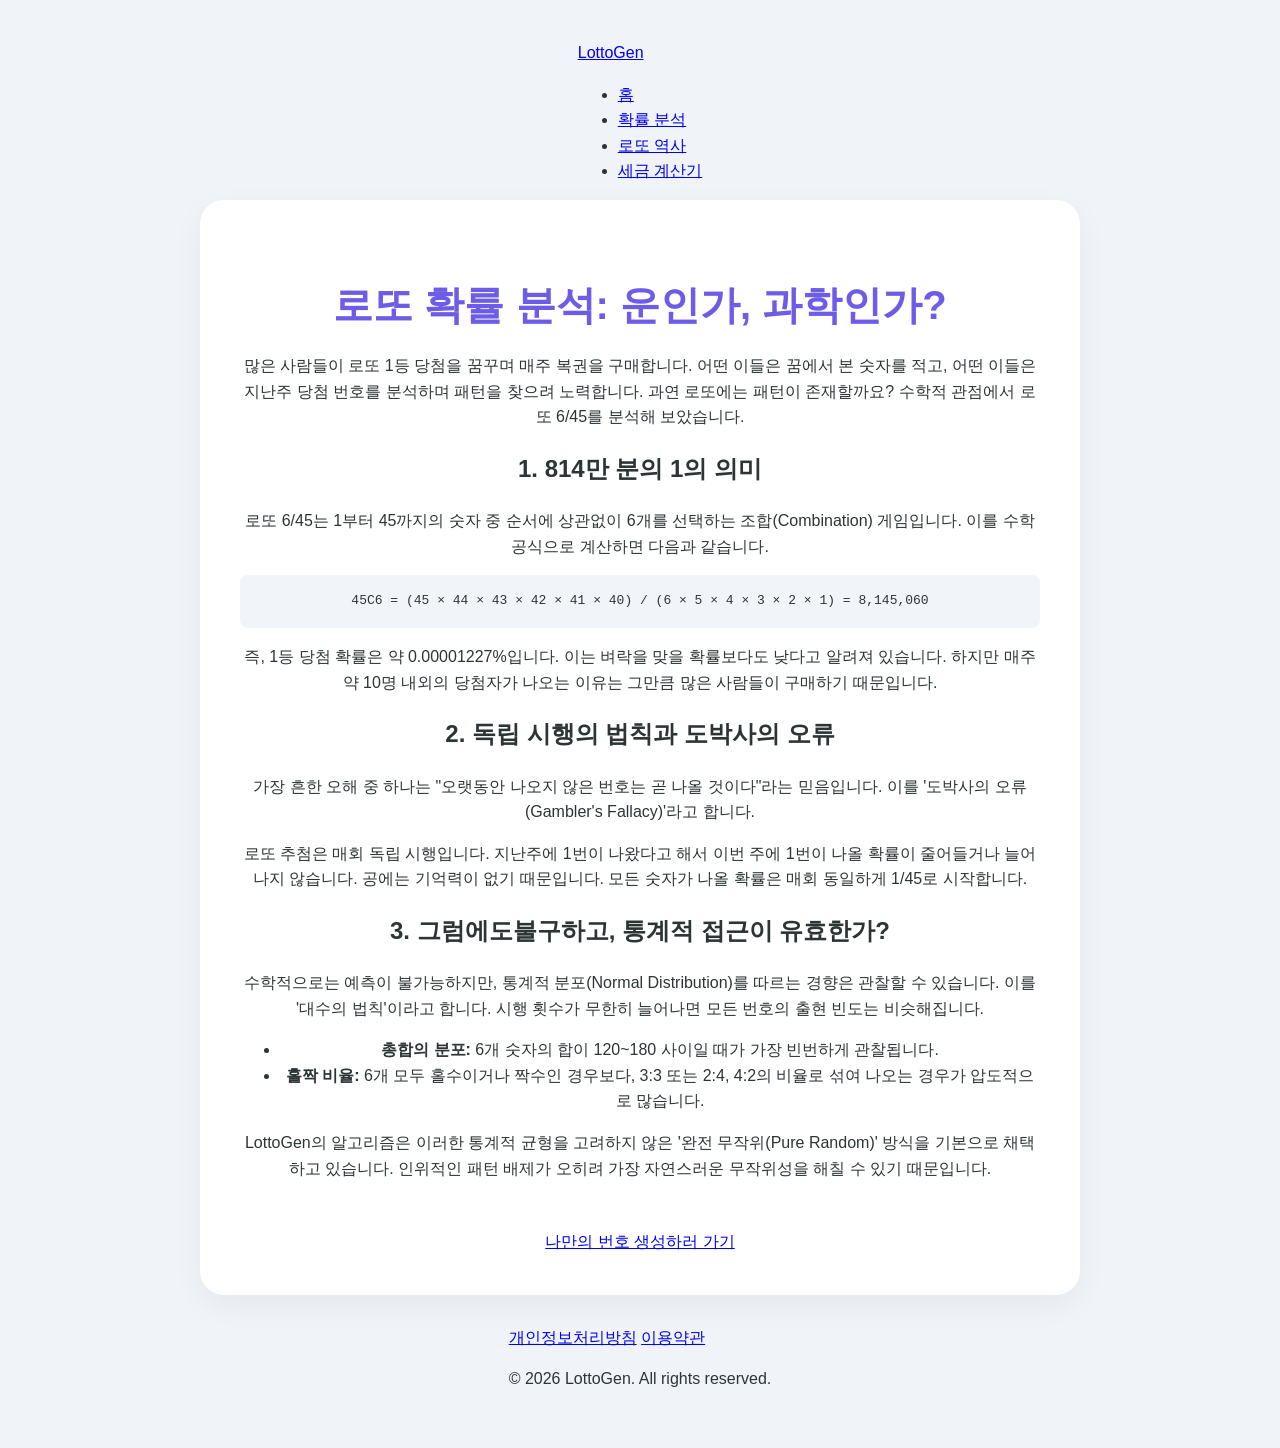
<file: analysis.html>
<!DOCTYPE html>
<html lang="ko">
<head>
    <!-- Google tag (gtag.js) -->
    <script async src="https://www.googletagmanager.com/gtag/js?id=G-DLJDW98B3F"></script>
    <script>
      window.dataLayer = window.dataLayer || [];
      function gtag(){dataLayer.push(arguments);}
      gtag('js', new Date());
      gtag('config', 'G-DLJDW98B3F');
    </script>
    <meta charset="UTF-8">
    <meta name="viewport" content="width=device-width, initial-scale=1.0">
    <title>로또 확률 분석: 숫자에 숨겨진 수학적 진실 - LottoGen</title>
    <meta name="description" content="로또 6/45의 당첨 확률과 통계적 분석을 다룹니다. 홀짝 비율, 구간별 출현 빈도, 그리고 독립 시행의 법칙에 대해 알아보세요.">
    <meta name="google-adsense-account" content="ca-pub-7704656895024724">
    <script async src="https://pagead2.googlesyndication.com/pagead/js/adsbygoogle.js?client=ca-pub-7704656895024724" crossorigin="anonymous"></script>
    <script type="text/javascript">
        (function(c,l,a,r,i,t,y){
            c[a]=c[a]||function(){(c[a].q=c[a].q||[]).push(arguments)};
            t=l.createElement(r);t.async=1;t.src="https://www.clarity.ms/tag/"+i;
            y=l.getElementsByTagName(r)[0];y.parentNode.insertBefore(t,y);
        })(window, document, "clarity", "script", "vtdfvm5anv");
    </script>
    <link rel="stylesheet" href="style.css">
</head>
<body>
    <header>
        <nav class="navbar">
            <a href="index.html" class="logo">LottoGen</a>
            <ul class="nav-links">
                <li><a href="index.html">홈</a></li>
                <li><a href="analysis.html" class="active">확률 분석</a></li>
                <li><a href="history.html">로또 역사</a></li>
                <li><a href="tax.html">세금 계산기</a></li>
            </ul>
        </nav>
    </header>

    <main class="container">
        <article class="article-content">
            <h1>로또 확률 분석: 운인가, 과학인가?</h1>
            <p>많은 사람들이 로또 1등 당첨을 꿈꾸며 매주 복권을 구매합니다. 어떤 이들은 꿈에서 본 숫자를 적고, 어떤 이들은 지난주 당첨 번호를 분석하며 패턴을 찾으려 노력합니다. 과연 로또에는 패턴이 존재할까요? 수학적 관점에서 로또 6/45를 분석해 보았습니다.</p>

            <h2>1. 814만 분의 1의 의미</h2>
            <p>로또 6/45는 1부터 45까지의 숫자 중 순서에 상관없이 6개를 선택하는 조합(Combination) 게임입니다. 이를 수학 공식으로 계산하면 다음과 같습니다.</p>
            <p style="background: #f1f5f9; padding: 1rem; border-radius: 0.5rem; font-family: monospace;">
                45C6 = (45 × 44 × 43 × 42 × 41 × 40) / (6 × 5 × 4 × 3 × 2 × 1) = 8,145,060
            </p>
            <p>즉, 1등 당첨 확률은 약 0.00001227%입니다. 이는 벼락을 맞을 확률보다도 낮다고 알려져 있습니다. 하지만 매주 약 10명 내외의 당첨자가 나오는 이유는 그만큼 많은 사람들이 구매하기 때문입니다.</p>

            <h2>2. 독립 시행의 법칙과 도박사의 오류</h2>
            <p>가장 흔한 오해 중 하나는 "오랫동안 나오지 않은 번호는 곧 나올 것이다"라는 믿음입니다. 이를 '도박사의 오류(Gambler's Fallacy)'라고 합니다.</p>
            <p>로또 추첨은 매회 독립 시행입니다. 지난주에 1번이 나왔다고 해서 이번 주에 1번이 나올 확률이 줄어들거나 늘어나지 않습니다. 공에는 기억력이 없기 때문입니다. 모든 숫자가 나올 확률은 매회 동일하게 1/45로 시작합니다.</p>

            <h2>3. 그럼에도불구하고, 통계적 접근이 유효한가?</h2>
            <p>수학적으로는 예측이 불가능하지만, 통계적 분포(Normal Distribution)를 따르는 경향은 관찰할 수 있습니다. 이를 '대수의 법칙'이라고 합니다. 시행 횟수가 무한히 늘어나면 모든 번호의 출현 빈도는 비슷해집니다.</p>
            <ul>
                <li><strong>총합의 분포:</strong> 6개 숫자의 합이 120~180 사이일 때가 가장 빈번하게 관찰됩니다.</li>
                <li><strong>홀짝 비율:</strong> 6개 모두 홀수이거나 짝수인 경우보다, 3:3 또는 2:4, 4:2의 비율로 섞여 나오는 경우가 압도적으로 많습니다.</li>
            </ul>
            <p>LottoGen의 알고리즘은 이러한 통계적 균형을 고려하지 않은 '완전 무작위(Pure Random)' 방식을 기본으로 채택하고 있습니다. 인위적인 패턴 배제가 오히려 가장 자연스러운 무작위성을 해칠 수 있기 때문입니다.</p>
            
            <div style="margin-top: 3rem; text-align: center;">
                <a href="index.html" class="primary-btn">나만의 번호 생성하러 가기</a>
            </div>
        </article>
    </main>

    <footer>
        <div class="footer-nav">
            <a href="privacy.html">개인정보처리방침</a>
            <a href="terms.html">이용약관</a>
        </div>
        <p style="margin-top: 1rem;">&copy; 2026 LottoGen. All rights reserved.</p>
    </footer>
</body>
</html>
</file>
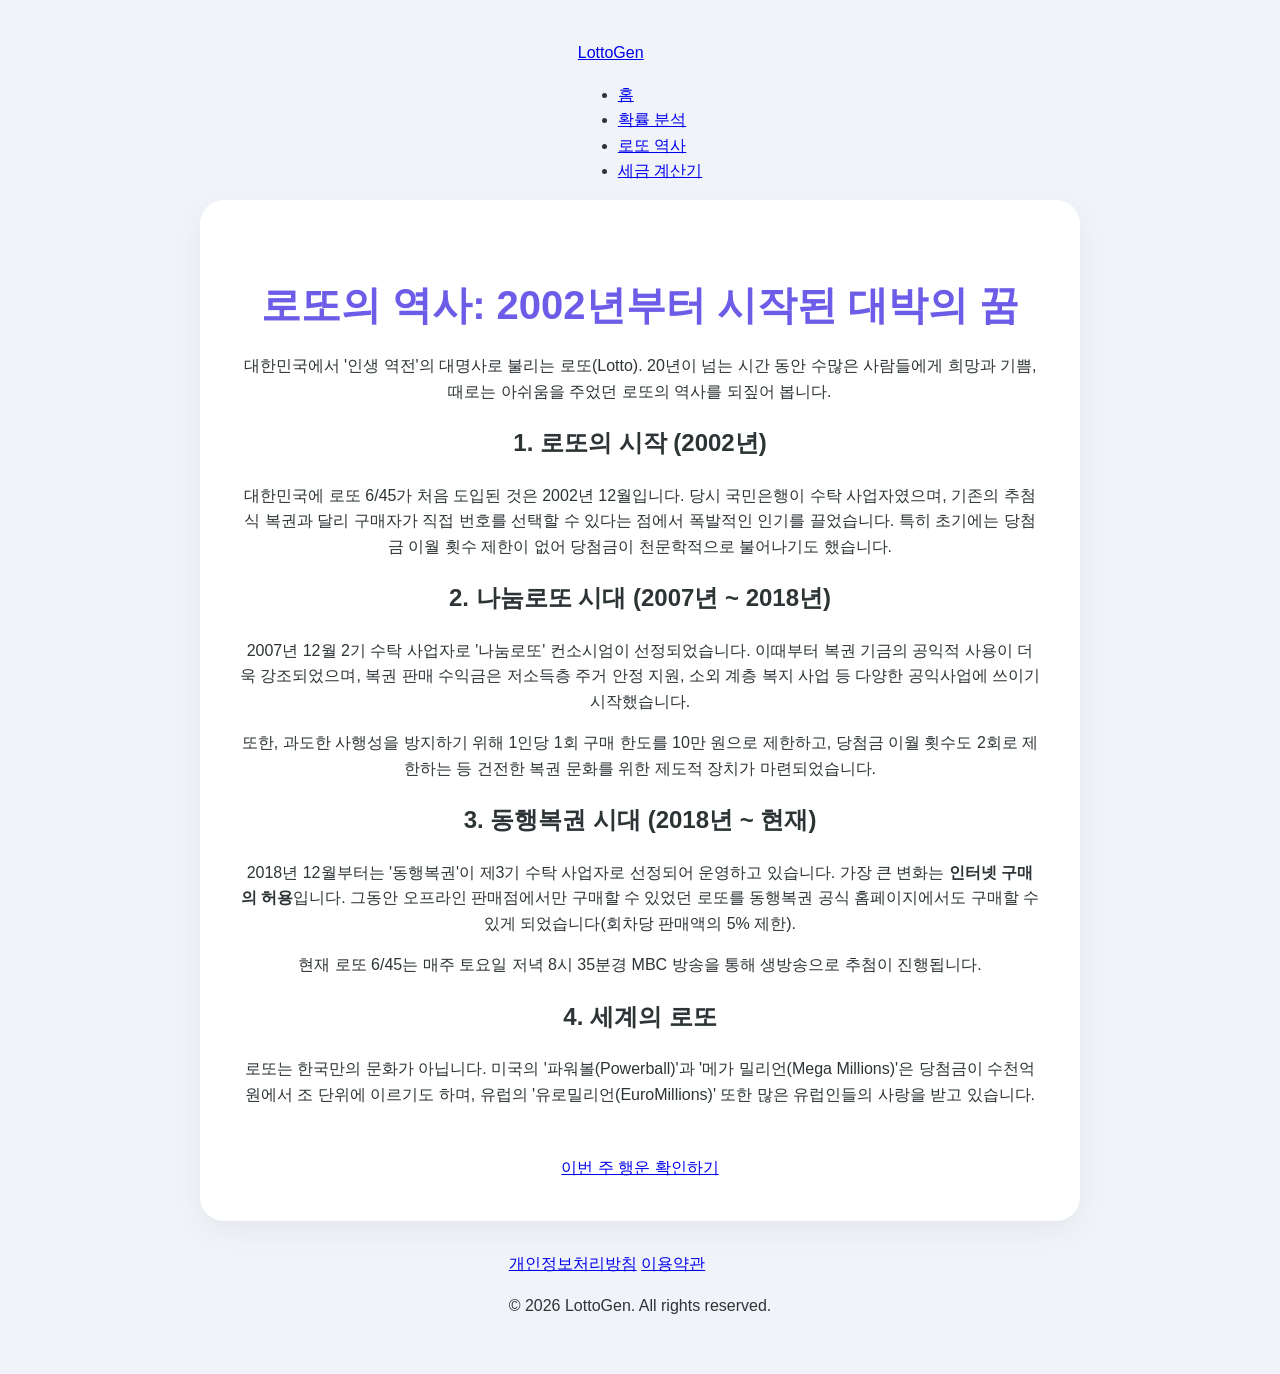
<file: history.html>
<!DOCTYPE html>
<html lang="ko">
<head>
    <!-- Google tag (gtag.js) -->
    <script async src="https://www.googletagmanager.com/gtag/js?id=G-DLJDW98B3F"></script>
    <script>
      window.dataLayer = window.dataLayer || [];
      function gtag(){dataLayer.push(arguments);}
      gtag('js', new Date());
      gtag('config', 'G-DLJDW98B3F');
    </script>
    <meta charset="UTF-8">
    <meta name="viewport" content="width=device-width, initial-scale=1.0">
    <title>로또의 역사와 유래: 대한민국 복권 이야기 - LottoGen</title>
    <meta name="description" content="대한민국 로또 복권의 역사와 변천사를 알아봅니다. 2002년 시작된 로또부터 현재의 동행복권까지, 로또가 걸어온 길을 소개합니다.">
    <meta name="google-adsense-account" content="ca-pub-7704656895024724">
    <script async src="https://pagead2.googlesyndication.com/pagead/js/adsbygoogle.js?client=ca-pub-7704656895024724" crossorigin="anonymous"></script>
    <script type="text/javascript">
        (function(c,l,a,r,i,t,y){
            c[a]=c[a]||function(){(c[a].q=c[a].q||[]).push(arguments)};
            t=l.createElement(r);t.async=1;t.src="https://www.clarity.ms/tag/"+i;
            y=l.getElementsByTagName(r)[0];y.parentNode.insertBefore(t,y);
        })(window, document, "clarity", "script", "vtdfvm5anv");
    </script>
    <link rel="stylesheet" href="style.css">
</head>
<body>
    <header>
        <nav class="navbar">
            <a href="index.html" class="logo">LottoGen</a>
            <ul class="nav-links">
                <li><a href="index.html">홈</a></li>
                <li><a href="analysis.html">확률 분석</a></li>
                <li><a href="history.html" class="active">로또 역사</a></li>
                <li><a href="tax.html">세금 계산기</a></li>
            </ul>
        </nav>
    </header>

    <main class="container">
        <article class="article-content">
            <h1>로또의 역사: 2002년부터 시작된 대박의 꿈</h1>
            <p>대한민국에서 '인생 역전'의 대명사로 불리는 로또(Lotto). 20년이 넘는 시간 동안 수많은 사람들에게 희망과 기쁨, 때로는 아쉬움을 주었던 로또의 역사를 되짚어 봅니다.</p>

            <h2>1. 로또의 시작 (2002년)</h2>
            <p>대한민국에 로또 6/45가 처음 도입된 것은 2002년 12월입니다. 당시 국민은행이 수탁 사업자였으며, 기존의 추첨식 복권과 달리 구매자가 직접 번호를 선택할 수 있다는 점에서 폭발적인 인기를 끌었습니다. 특히 초기에는 당첨금 이월 횟수 제한이 없어 당첨금이 천문학적으로 불어나기도 했습니다.</p>

            <h2>2. 나눔로또 시대 (2007년 ~ 2018년)</h2>
            <p>2007년 12월 2기 수탁 사업자로 '나눔로또' 컨소시엄이 선정되었습니다. 이때부터 복권 기금의 공익적 사용이 더욱 강조되었으며, 복권 판매 수익금은 저소득층 주거 안정 지원, 소외 계층 복지 사업 등 다양한 공익사업에 쓰이기 시작했습니다.</p>
            <p>또한, 과도한 사행성을 방지하기 위해 1인당 1회 구매 한도를 10만 원으로 제한하고, 당첨금 이월 횟수도 2회로 제한하는 등 건전한 복권 문화를 위한 제도적 장치가 마련되었습니다.</p>

            <h2>3. 동행복권 시대 (2018년 ~ 현재)</h2>
            <p>2018년 12월부터는 '동행복권'이 제3기 수탁 사업자로 선정되어 운영하고 있습니다. 가장 큰 변화는 <strong>인터넷 구매의 허용</strong>입니다. 그동안 오프라인 판매점에서만 구매할 수 있었던 로또를 동행복권 공식 홈페이지에서도 구매할 수 있게 되었습니다(회차당 판매액의 5% 제한).</p>
            <p>현재 로또 6/45는 매주 토요일 저녁 8시 35분경 MBC 방송을 통해 생방송으로 추첨이 진행됩니다.</p>

            <h2>4. 세계의 로또</h2>
            <p>로또는 한국만의 문화가 아닙니다. 미국의 '파워볼(Powerball)'과 '메가 밀리언(Mega Millions)'은 당첨금이 수천억 원에서 조 단위에 이르기도 하며, 유럽의 '유로밀리언(EuroMillions)' 또한 많은 유럽인들의 사랑을 받고 있습니다.</p>
            
            <div style="margin-top: 3rem; text-align: center;">
                <a href="index.html" class="primary-btn">이번 주 행운 확인하기</a>
            </div>
        </article>
    </main>

    <footer>
        <div class="footer-nav">
            <a href="privacy.html">개인정보처리방침</a>
            <a href="terms.html">이용약관</a>
        </div>
        <p style="margin-top: 1rem;">&copy; 2026 LottoGen. All rights reserved.</p>
    </footer>
</body>
</html>
</file>
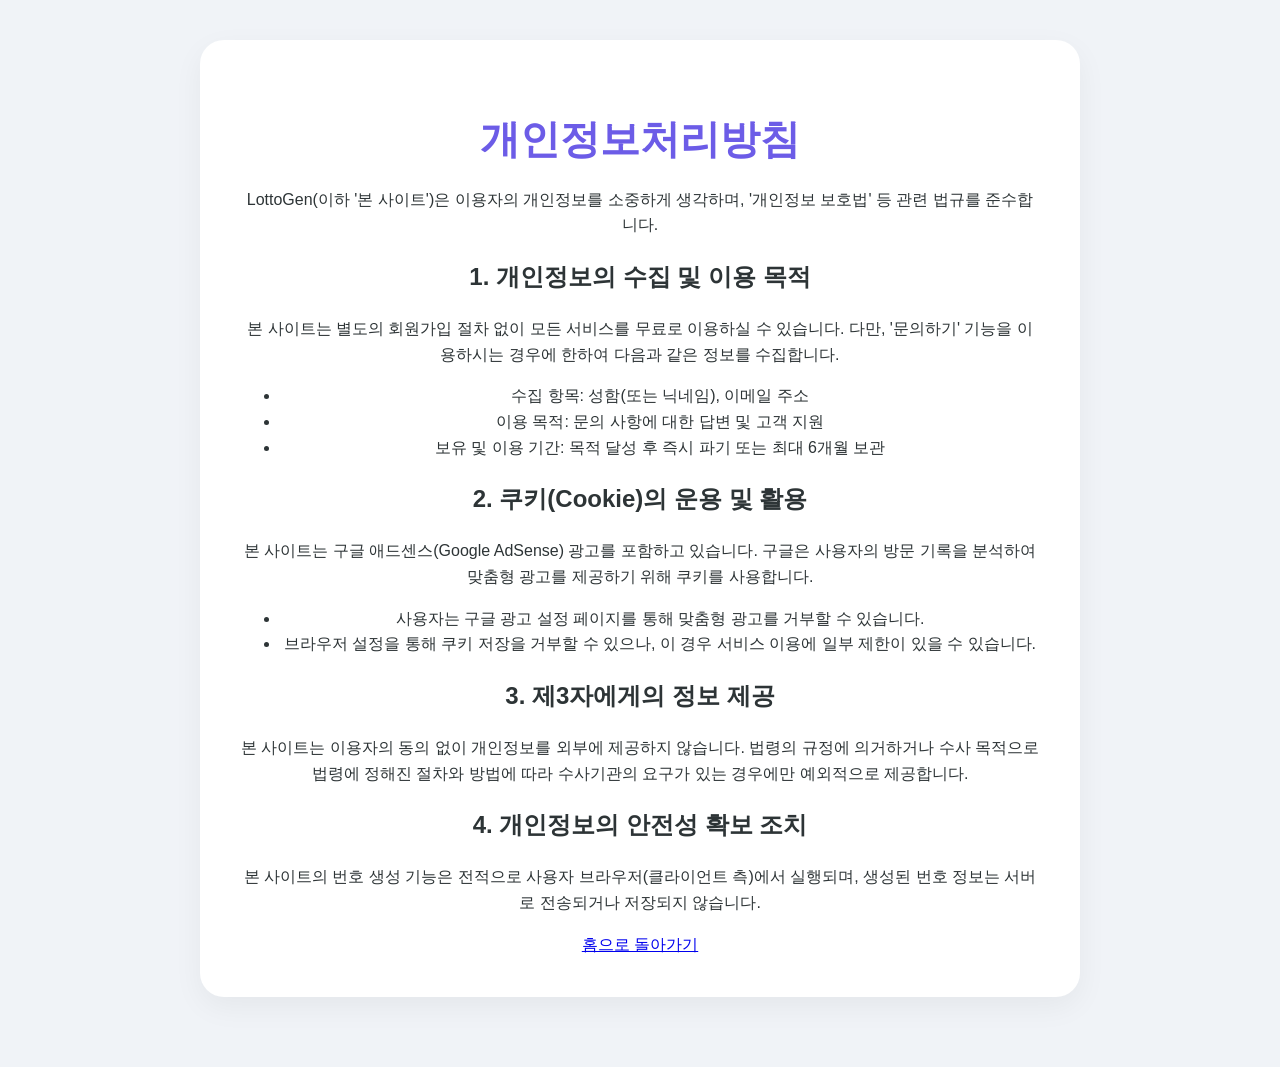
<file: privacy.html>
<!DOCTYPE html>
<html lang="ko">
<head>
    <!-- Google tag (gtag.js) -->
    <script async src="https://www.googletagmanager.com/gtag/js?id=G-DLJDW98B3F"></script>
    <script>
      window.dataLayer = window.dataLayer || [];
      function gtag(){dataLayer.push(arguments);}
      gtag('js', new Date());
      gtag('config', 'G-DLJDW98B3F');
    </script>
    <meta charset="UTF-8">
    <meta name="viewport" content="width=device-width, initial-scale=1.0">
    <title>개인정보처리방침 - LottoGen</title>
    <meta name="google-adsense-account" content="ca-pub-7704656895024724">
    <script async src="https://pagead2.googlesyndication.com/pagead/js/adsbygoogle.js?client=ca-pub-7704656895024724" crossorigin="anonymous"></script>
    <script type="text/javascript">
        (function(c,l,a,r,i,t,y){
            c[a]=c[a]||function(){(c[a].q=c[a].q||[]).push(arguments)};
            t=l.createElement(r);t.async=1;t.src="https://www.clarity.ms/tag/"+i;
            y=l.getElementsByTagName(r)[0];y.parentNode.insertBefore(t,y);
        })(window, document, "clarity", "script", "vtdfvm5anv");
    </script>
    <link rel="stylesheet" href="style.css">
</head>
<body>
    <div class="container policy-page">
        <h1>개인정보처리방침</h1>
        <p>LottoGen(이하 '본 사이트')은 이용자의 개인정보를 소중하게 생각하며, '개인정보 보호법' 등 관련 법규를 준수합니다.</p>
        
        <h2>1. 개인정보의 수집 및 이용 목적</h2>
        <p>본 사이트는 별도의 회원가입 절차 없이 모든 서비스를 무료로 이용하실 수 있습니다. 다만, '문의하기' 기능을 이용하시는 경우에 한하여 다음과 같은 정보를 수집합니다.</p>
        <ul>
            <li>수집 항목: 성함(또는 닉네임), 이메일 주소</li>
            <li>이용 목적: 문의 사항에 대한 답변 및 고객 지원</li>
            <li>보유 및 이용 기간: 목적 달성 후 즉시 파기 또는 최대 6개월 보관</li>
        </ul>
        
        <h2>2. 쿠키(Cookie)의 운용 및 활용</h2>
        <p>본 사이트는 구글 애드센스(Google AdSense) 광고를 포함하고 있습니다. 구글은 사용자의 방문 기록을 분석하여 맞춤형 광고를 제공하기 위해 쿠키를 사용합니다.</p>
        <ul>
            <li>사용자는 구글 광고 설정 페이지를 통해 맞춤형 광고를 거부할 수 있습니다.</li>
            <li>브라우저 설정을 통해 쿠키 저장을 거부할 수 있으나, 이 경우 서비스 이용에 일부 제한이 있을 수 있습니다.</li>
        </ul>
        
        <h2>3. 제3자에게의 정보 제공</h2>
        <p>본 사이트는 이용자의 동의 없이 개인정보를 외부에 제공하지 않습니다. 법령의 규정에 의거하거나 수사 목적으로 법령에 정해진 절차와 방법에 따라 수사기관의 요구가 있는 경우에만 예외적으로 제공합니다.</p>
        
        <h2>4. 개인정보의 안전성 확보 조치</h2>
        <p>본 사이트의 번호 생성 기능은 전적으로 사용자 브라우저(클라이언트 측)에서 실행되며, 생성된 번호 정보는 서버로 전송되거나 저장되지 않습니다.</p>
        
        <a href="/" class="back-link">홈으로 돌아가기</a>
    </div>
</body>
</html>
</file>
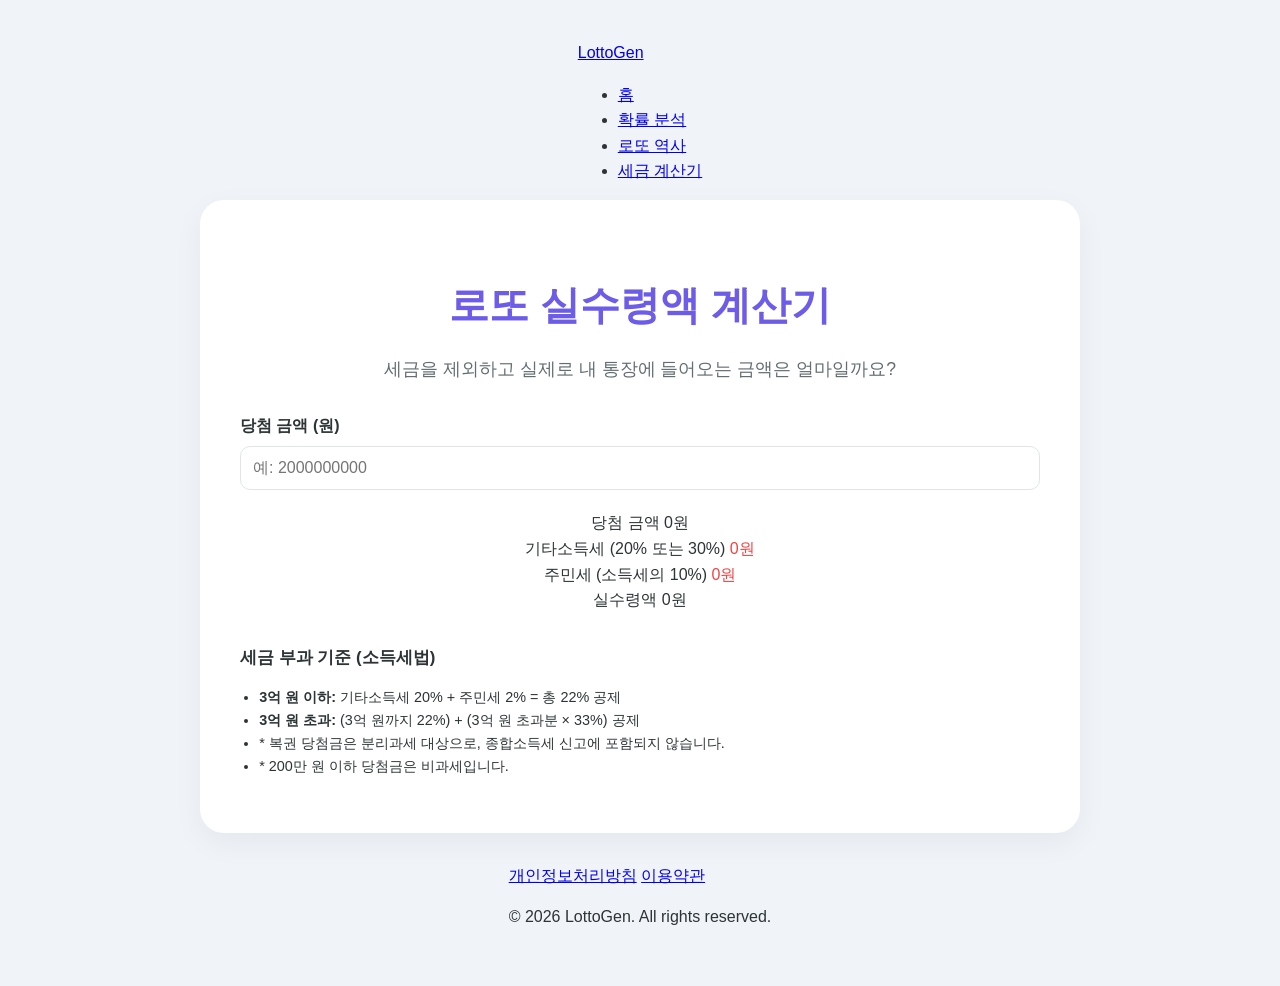
<file: tax.html>
<!DOCTYPE html>
<html lang="ko">
<head>
    <!-- Google tag (gtag.js) -->
    <script async src="https://www.googletagmanager.com/gtag/js?id=G-DLJDW98B3F"></script>
    <script>
      window.dataLayer = window.dataLayer || [];
      function gtag(){dataLayer.push(arguments);}
      gtag('js', new Date());
      gtag('config', 'G-DLJDW98B3F');
    </script>
    <meta charset="UTF-8">
    <meta name="viewport" content="width=device-width, initial-scale=1.0">
    <title>로또 당첨금 실수령액 계산기 - LottoGen</title>
    <meta name="description" content="로또 1등, 2등, 3등 당첨 시 실제 수령액을 계산해 드립니다. 소득세법에 따른 정확한 세금 공제액을 확인하세요.">
    <meta name="google-adsense-account" content="ca-pub-7704656895024724">
    <script async src="https://pagead2.googlesyndication.com/pagead/js/adsbygoogle.js?client=ca-pub-7704656895024724" crossorigin="anonymous"></script>
    <script type="text/javascript">
        (function(c,l,a,r,i,t,y){
            c[a]=c[a]||function(){(c[a].q=c[a].q||[]).push(arguments)};
            t=l.createElement(r);t.async=1;t.src="https://www.clarity.ms/tag/"+i;
            y=l.getElementsByTagName(r)[0];y.parentNode.insertBefore(t,y);
        })(window, document, "clarity", "script", "vtdfvm5anv");
    </script>
    <link rel="stylesheet" href="style.css">
</head>
<body>
    <header>
        <nav class="navbar">
            <a href="index.html" class="logo">LottoGen</a>
            <ul class="nav-links">
                <li><a href="index.html">홈</a></li>
                <li><a href="analysis.html">확률 분석</a></li>
                <li><a href="history.html">로또 역사</a></li>
                <li><a href="tax.html" class="active">세금 계산기</a></li>
            </ul>
        </nav>
    </header>

    <main class="container">
        <section class="main-section" style="background: none; padding: 0;">
            <h1>로또 실수령액 계산기</h1>
            <p class="subtitle">세금을 제외하고 실제로 내 통장에 들어오는 금액은 얼마일까요?</p>
            
            <div class="calculator-box">
                <div class="form-group">
                    <label for="win-amount" style="display: block; text-align: left; margin-bottom: 0.5rem; font-weight: 600;">당첨 금액 (원)</label>
                    <input type="number" id="win-amount" placeholder="예: 2000000000" oninput="calculateTax()">
                </div>
                
                <div id="result-box" class="result-box">
                    <div class="result-row">
                        <span>당첨 금액</span>
                        <span id="display-amount">0원</span>
                    </div>
                    <div class="result-row">
                        <span>기타소득세 (20% 또는 30%)</span>
                        <span id="display-income-tax" style="color: #ef4444;">0원</span>
                    </div>
                    <div class="result-row">
                        <span>주민세 (소득세의 10%)</span>
                        <span id="display-local-tax" style="color: #ef4444;">0원</span>
                    </div>
                    <div class="result-row total">
                        <span>실수령액</span>
                        <span id="display-total">0원</span>
                    </div>
                </div>

                <div style="margin-top: 2rem; text-align: left; font-size: 0.9rem; color: var(--secondary-text);">
                    <h3 style="color: var(--text-color); margin-bottom: 0.5rem;">세금 부과 기준 (소득세법)</h3>
                    <ul style="padding-left: 1.2rem;">
                        <li><strong>3억 원 이하:</strong> 기타소득세 20% + 주민세 2% = 총 22% 공제</li>
                        <li><strong>3억 원 초과:</strong> (3억 원까지 22%) + (3억 원 초과분 × 33%) 공제</li>
                        <li>* 복권 당첨금은 분리과세 대상으로, 종합소득세 신고에 포함되지 않습니다.</li>
                        <li>* 200만 원 이하 당첨금은 비과세입니다.</li>
                    </ul>
                </div>
            </div>
        </section>
    </main>

    <footer>
        <div class="footer-nav">
            <a href="privacy.html">개인정보처리방침</a>
            <a href="terms.html">이용약관</a>
        </div>
        <p style="margin-top: 1rem;">&copy; 2026 LottoGen. All rights reserved.</p>
    </footer>

    <script>
        function formatNumber(num) {
            return num.toString().replace(/\B(?=(\d{3})+(?!\d))/g, ",") + "원";
        }

        function calculateTax() {
            const input = document.getElementById('win-amount');
            const amount = parseInt(input.value) || 0;
            const resultBox = document.getElementById('result-box');

            if (amount === 0) {
                resultBox.style.display = 'none';
                return;
            }

            resultBox.style.display = 'block';

            let incomeTax = 0;
            let localTax = 0;
            let totalTax = 0;

            if (amount <= 2000000) {
                // 200만원 이하는 비과세
                incomeTax = 0;
                localTax = 0;
            } else if (amount <= 300000000) {
                // 3억원 이하: 22%
                incomeTax = amount * 0.20;
                localTax = incomeTax * 0.10;
            } else {
                // 3억원 초과: 3억원까지 22%, 초과분 33%
                const baseTax = 300000000 * 0.20;
                const extraTax = (amount - 300000000) * 0.30;
                incomeTax = baseTax + extraTax;
                localTax = incomeTax * 0.10;
            }

            // 원 단위 절사 (실제 세금 계산 시 원 단위 절사가 일반적)
            incomeTax = Math.floor(incomeTax / 10) * 10;
            localTax = Math.floor(localTax / 10) * 10;
            totalTax = incomeTax + localTax;

            const finalAmount = amount - totalTax;

            document.getElementById('display-amount').textContent = formatNumber(amount);
            document.getElementById('display-income-tax').textContent = "-" + formatNumber(incomeTax);
            document.getElementById('display-local-tax').textContent = "-" + formatNumber(localTax);
            document.getElementById('display-total').textContent = formatNumber(finalAmount);
        }
    </script>
</body>
</html>
</file>
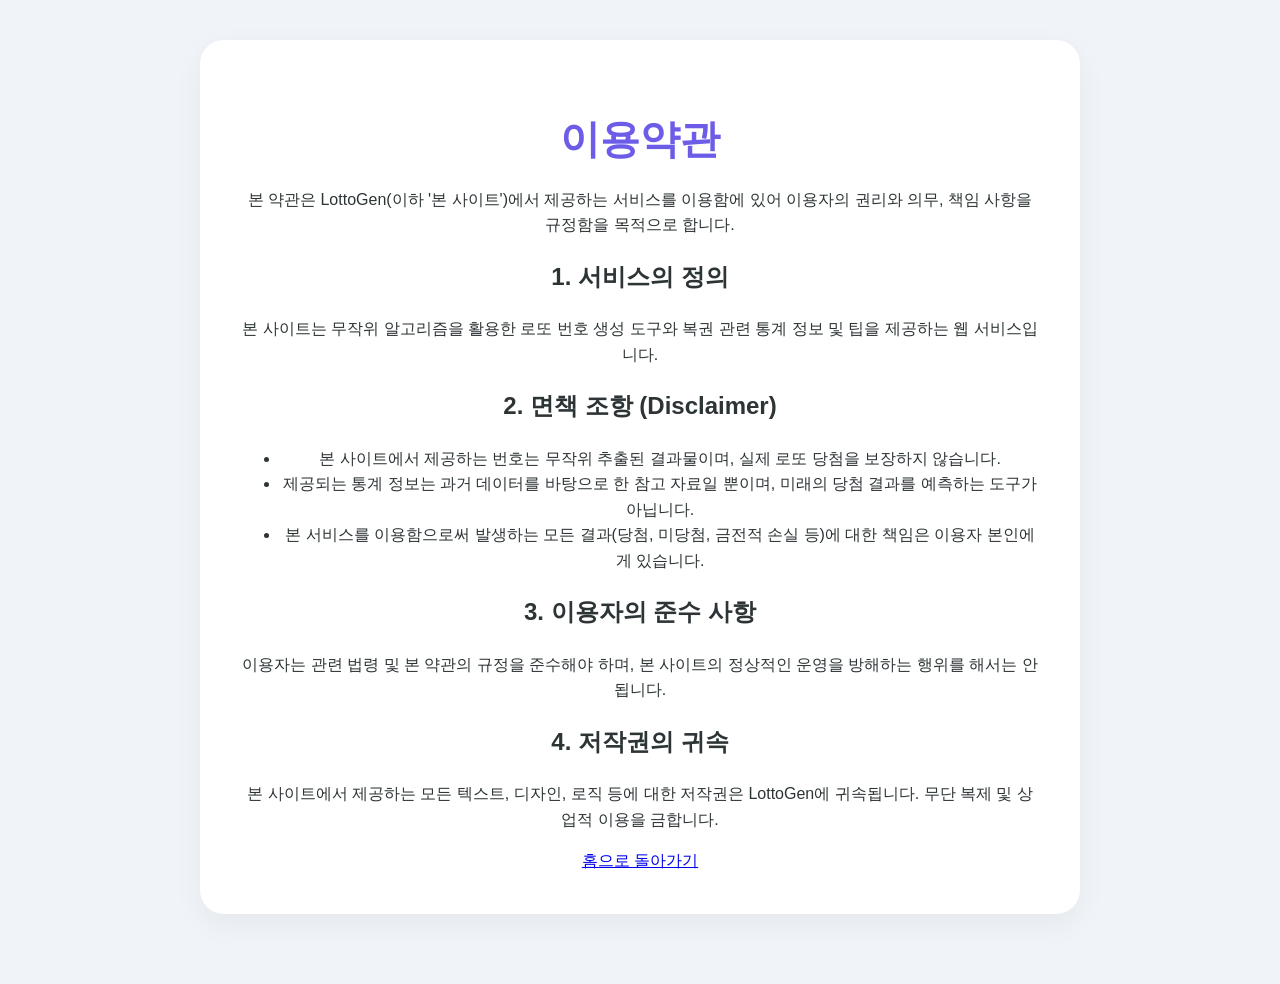
<file: terms.html>
<!DOCTYPE html>
<html lang="ko">
<head>
    <!-- Google tag (gtag.js) -->
    <script async src="https://www.googletagmanager.com/gtag/js?id=G-DLJDW98B3F"></script>
    <script>
      window.dataLayer = window.dataLayer || [];
      function gtag(){dataLayer.push(arguments);}
      gtag('js', new Date());
      gtag('config', 'G-DLJDW98B3F');
    </script>
    <meta charset="UTF-8">
    <meta name="viewport" content="width=device-width, initial-scale=1.0">
    <title>이용약관 - LottoGen</title>
    <meta name="google-adsense-account" content="ca-pub-7704656895024724">
    <script async src="https://pagead2.googlesyndication.com/pagead/js/adsbygoogle.js?client=ca-pub-7704656895024724" crossorigin="anonymous"></script>
    <script type="text/javascript">
        (function(c,l,a,r,i,t,y){
            c[a]=c[a]||function(){(c[a].q=c[a].q||[]).push(arguments)};
            t=l.createElement(r);t.async=1;t.src="https://www.clarity.ms/tag/"+i;
            y=l.getElementsByTagName(r)[0];y.parentNode.insertBefore(t,y);
        })(window, document, "clarity", "script", "vtdfvm5anv");
    </script>
    <link rel="stylesheet" href="style.css">
</head>
<body>
    <div class="container policy-page">
        <h1>이용약관</h1>
        <p>본 약관은 LottoGen(이하 '본 사이트')에서 제공하는 서비스를 이용함에 있어 이용자의 권리와 의무, 책임 사항을 규정함을 목적으로 합니다.</p>
        
        <h2>1. 서비스의 정의</h2>
        <p>본 사이트는 무작위 알고리즘을 활용한 로또 번호 생성 도구와 복권 관련 통계 정보 및 팁을 제공하는 웹 서비스입니다.</p>
        
        <h2>2. 면책 조항 (Disclaimer)</h2>
        <ul>
            <li>본 사이트에서 제공하는 번호는 무작위 추출된 결과물이며, 실제 로또 당첨을 보장하지 않습니다.</li>
            <li>제공되는 통계 정보는 과거 데이터를 바탕으로 한 참고 자료일 뿐이며, 미래의 당첨 결과를 예측하는 도구가 아닙니다.</li>
            <li>본 서비스를 이용함으로써 발생하는 모든 결과(당첨, 미당첨, 금전적 손실 등)에 대한 책임은 이용자 본인에게 있습니다.</li>
        </ul>
        
        <h2>3. 이용자의 준수 사항</h2>
        <p>이용자는 관련 법령 및 본 약관의 규정을 준수해야 하며, 본 사이트의 정상적인 운영을 방해하는 행위를 해서는 안 됩니다.</p>
        
        <h2>4. 저작권의 귀속</h2>
        <p>본 사이트에서 제공하는 모든 텍스트, 디자인, 로직 등에 대한 저작권은 LottoGen에 귀속됩니다. 무단 복제 및 상업적 이용을 금합니다.</p>
        
        <a href="/" class="back-link">홈으로 돌아가기</a>
    </div>
</body>
</html>
</file>
<file: style.css>
:root {
    --primary-color: #6c5ce7;
    --secondary-color: #a29bfe;
    --bg-color: #f0f3f7;
    --card-bg: #ffffff;
    --text-color: #2d3436;
    --text-muted: #636e72;
    --border-color: #dfe6e9;
    --dog-color: #ff7675;
    --cat-color: #74b9ff;
}

body {
    font-family: 'Pretendard', -apple-system, BlinkMacSystemFont, "Segoe UI", Roboto, "Helvetica Neue", Arial, sans-serif;
    background-color: var(--bg-color);
    color: var(--text-color);
    display: flex;
    flex-direction: column;
    align-items: center;
    padding: 40px 20px;
    margin: 0;
    line-height: 1.6;
}

.container {
    background: var(--card-bg);
    padding: 40px;
    border-radius: 24px;
    box-shadow: 0 10px 30px rgba(0,0,0,0.05);
    width: 100%;
    max-width: 800px;
    text-align: center;
    margin-bottom: 30px;
}

h1 {
    font-size: 2.5rem;
    margin-bottom: 10px;
    color: var(--primary-color);
}

.subtitle {
    font-size: 1.1rem;
    color: var(--text-muted);
    margin-bottom: 30px;
}

/* Test Area */
.test-container {
    background: #fafbfc;
    border: 2px dashed var(--border-color);
    border-radius: 20px;
    padding: 30px;
    transition: all 0.3s ease;
}

.upload-area {
    cursor: pointer;
    min-height: 500px;
    display: flex;
    flex-direction: column;
    justify-content: center;
    align-items: center;
}

.upload-icon {
    font-size: 5rem;
    color: var(--secondary-color);
    margin-bottom: 20px;
}

.upload-area p {
    font-size: 1.2rem;
}

.webcam-section video, .webcam-section canvas {
    border-radius: 15px;
    max-width: 100%;
}

.action-buttons {
    display: flex;
    gap: 15px;
    justify-content: center;
    margin-top: 30px;
}

.btn {
    padding: 12px 24px;
    border-radius: 12px;
    font-weight: 600;
    cursor: pointer;
    transition: all 0.2s;
    border: none;
    font-size: 1rem;
}

.btn.primary { background: var(--primary-color); color: white; }
.btn.secondary { background: var(--secondary-color); color: white; }
.btn.outline { background: transparent; border: 2px solid var(--primary-color); color: var(--primary-color); }

.btn:hover { transform: translateY(-2px); opacity: 0.9; }

/* Result Bars */
.result-area {
    margin-top: 30px;
    text-align: left;
}

.result-bar-wrapper {
    margin-bottom: 15px;
}

.label {
    display: flex;
    justify-content: space-between;
    margin-bottom: 5px;
    font-weight: 600;
}

.bar-bg {
    background: #eee;
    height: 12px;
    border-radius: 6px;
    overflow: hidden;
}

.bar-fill {
    height: 100%;
    transition: width 0.5s ease-out;
}

.bar-dog { background: var(--dog-color); }
.bar-cat { background: var(--cat-color); }

.result-message {
    text-align: center;
    font-size: 1.2rem;
    font-weight: bold;
    margin: 20px 0;
    padding: 15px;
    background: #f8f9fa;
    border-radius: 12px;
}

/* Lotto Styles */
.numbers {
    display: flex;
    justify-content: center;
    gap: 12px;
    margin: 30px 0;
    flex-wrap: wrap;
}

.number {
    width: 50px;
    height: 50px;
    line-height: 50px;
    background: var(--primary-color);
    color: white;
    border-radius: 50%;
    font-weight: bold;
    font-size: 1.2rem;
    display: inline-block;
    box-shadow: 0 4px 10px rgba(108, 92, 231, 0.3);
    transition: transform 0.3s ease;
}

.number:hover {
    transform: scale(1.1) rotate(5deg);
}

/* Form Styles */
.partnership-section { text-align: left; }
.form-group { margin-bottom: 20px; }
.form-group label { display: block; margin-bottom: 8px; font-weight: 600; }
.form-group input, .form-group textarea {
    width: 100%;
    padding: 12px;
    border: 1px solid var(--border-color);
    border-radius: 10px;
    box-sizing: border-box;
    font-size: 1rem;
}

.submit-btn {
    width: 100%;
    background: var(--primary-color);
    color: white;
    border: none;
    padding: 15px;
    font-size: 1.1rem;
    font-weight: bold;
    border-radius: 12px;
    cursor: pointer;
}

/* Loading Spinner */
.loading { margin: 20px 0; }
.spinner {
    width: 40px;
    height: 40px;
    border: 4px solid rgba(0,0,0,0.1);
    border-top: 4px solid var(--primary-color);
    border-radius: 50%;
    animation: spin 1s linear infinite;
    margin: 0 auto 10px;
}
@keyframes spin { 0% { transform: rotate(0deg); } 100% { transform: rotate(360deg); } }
</file>
